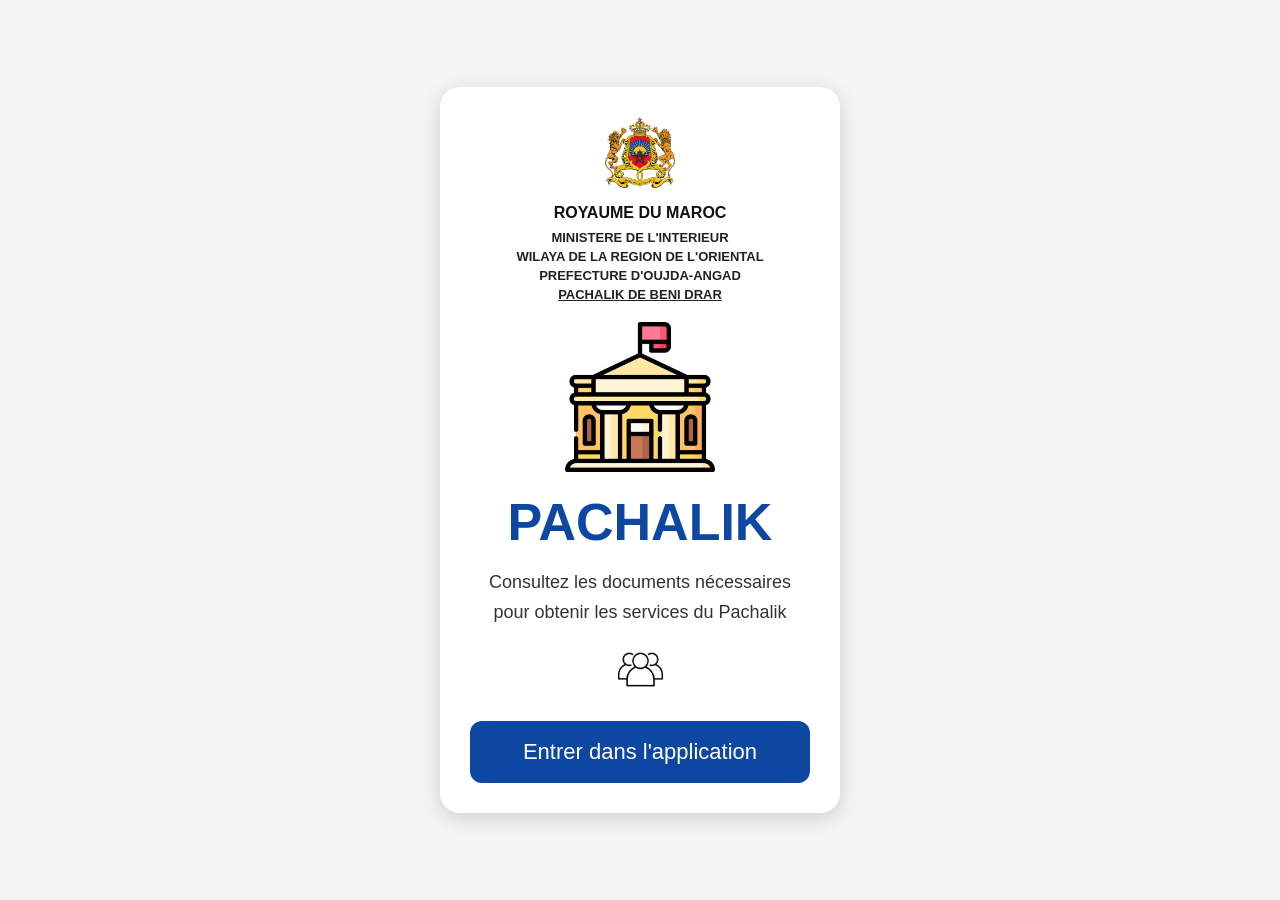
<file: index.html>
<!DOCTYPE html>
<html lang="fr">
<head>
    <meta charset="UTF-8">
    <meta name="viewport" content="width=device-width, initial-scale=1.0">
    <title>Pachalik</title>

    <link rel="stylesheet" href="style.css">
</head>

<body>

<div class="container">

    <img src="images/logo.webp" class="logo" alt="Logo">

    <h2>ROYAUME DU MAROC</h2>

    <h3>MINISTERE DE L'INTERIEUR</h3>

    <h3>WILAYA DE LA REGION DE L'ORIENTAL</h3>

    <h3>PREFECTURE D'OUJDA-ANGAD</h3>

    <h3 class="underline">PACHALIK DE BENI DRAR</h3>

    <img src="images/institution.png" class="building" alt="Institution">

    <h1>PACHALIK</h1>

    <p>
        Consultez les documents nécessaires <br>
        pour obtenir les services du Pachalik
    </p>

    <img src="images/group.png" class="users" alt="Users">

    <button id="btnEnter">
        Entrer dans l'application
    </button>

</div>

<script src="script.js"></script>

</body>
</html>
</file>
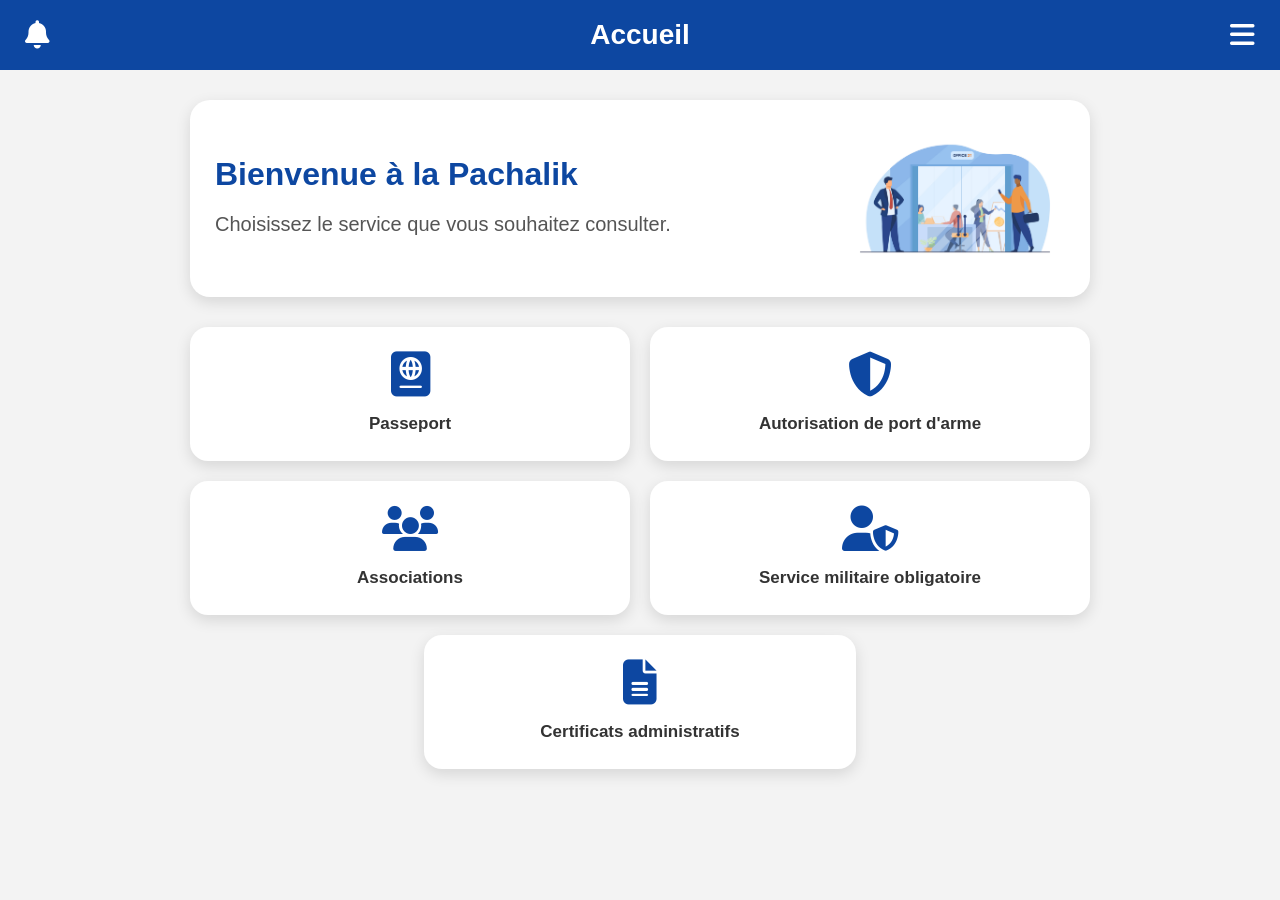
<file: accueil.html>
<!DOCTYPE html>
<html lang="fr">

<head>
    <meta charset="UTF-8">
    <meta name="viewport" content="width=device-width, initial-scale=1.0">
    <title>Accueil</title>

    <link rel="stylesheet" href="accueil.css">

    <link rel="stylesheet"
    href="https://cdnjs.cloudflare.com/ajax/libs/font-awesome/6.5.2/css/all.min.css">
</head>

<body>

<header>

    <i class="fa-solid fa-bell"></i>

    <h2>Accueil</h2>

    <div class="menu">

        <i class="fa-solid fa-bars" onclick="toggleMenu()"></i>

        <div id="dropdown" class="dropdown">

            <a href="#" onclick="aboutApp()">
                <i class="fa-solid fa-circle-info"></i>
                À propos
            </a>

            <a href="#" onclick="helpApp()">
                <i class="fa-solid fa-circle-question"></i>
                Aide
            </a>

        

        </div>

    </div>

</header>

<section class="welcome">

    <div class="text">

        <h3>Bienvenue à la Pachalik</h3>

        <p>
            Choisissez le service que vous souhaitez consulter.
        </p>

    </div>

    <img src="images/welcome.jpg" alt="Bienvenue">

</section>

<section class="services">

    <div class="card" onclick="location.href='passeport.html'">
        <i class="fa-solid fa-passport"></i>
        <h3>Passeport</h3>
    </div>

    <div class="card" onclick="location.href='arme.html'">
        <i class="fa-solid fa-shield-halved"></i>
        <h3>Autorisation de port d'arme</h3>
    </div>

    <div class="card" onclick="location.href='association.html'">
        <i class="fa-solid fa-users"></i>
        <h3>Associations</h3>
    </div>

    <div class="card" onclick="location.href='service-militaire.html'">
        <i class="fa-solid fa-user-shield"></i>
        <h3>Service militaire obligatoire</h3>
    </div>

    <div class="card" onclick="location.href='certificat.html'">
        <i class="fa-solid fa-file-lines"></i>
        <h3>Certificats administratifs</h3>
    </div>

</section>

<script src="accueil.js"></script>

</body>

</html>
</file>
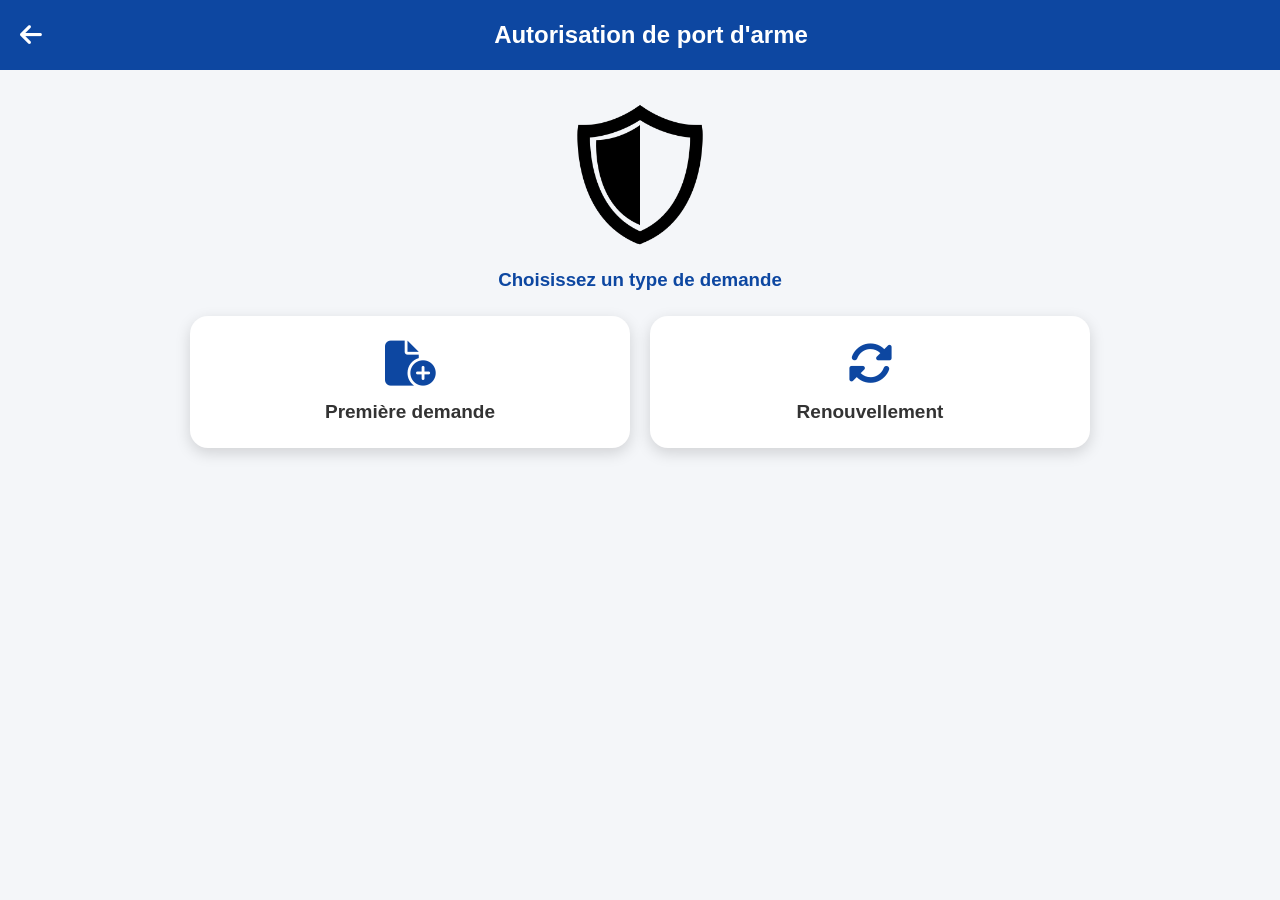
<file: arme.html>
<!DOCTYPE html>
<html lang="fr">
<head>
    <meta charset="UTF-8">
    <meta name="viewport" content="width=device-width, initial-scale=1.0">
    <title>Autorisation de port d'arme</title>

    <link rel="stylesheet" href="arme.css">

    <link rel="stylesheet"
    href="https://cdnjs.cloudflare.com/ajax/libs/font-awesome/6.5.2/css/all.min.css">
</head>

<body>

<header>

    <a href="accueil.html" class="back">
        <i class="fa-solid fa-arrow-left"></i>
    </a>

    <h2>Autorisation de port d'arme</h2>

</header>

<div class="container">

    <div class="image">
        <img src="images/arme.png" alt="Autorisation">
    </div>

    <h3>Choisissez un type de demande</h3>

    <div class="cards">

        <div class="card" onclick="showPremiere()">

            <i class="fa-solid fa-file-circle-plus"></i>

            <h4>Première demande</h4>

        </div>

        <div class="card" onclick="showRenouvellement()">

            <i class="fa-solid fa-rotate"></i>

            <h4>Renouvellement</h4>

        </div>

    </div>

    <!-- Première demande -->

    <div id="premiere" class="documents">

        <h3>Documents requis</h3>

        <!-- <ul>

            <li>Demande écrite adressée à la Wilaya</li>

            <li>Casier judiciaire et du tribunal</li>

            <li>Certificat médical</li>

            <li>Timbres fiscaux : 600 DH + 300 DH + 200 DH</li>

        </ul> -->

        <div id="documentarme"></div>

        <div class="infos">

            <div class="info">

                <i class="fa-solid fa-money-bill-wave"></i>

                <h4>Frais</h4>

                <p>1100 DH</p>

            </div>

            <div class="info">

                <i class="fa-solid fa-clock"></i>

                <h4>Durée</h4>

                <p>15 jours</p>

            </div>

        </div>

    </div>

    <!-- Renouvellement -->

    <div id="renouvellement" class="documents">

        <h3>Documents requis</h3>
    <div id=Renouvellement> hhhh</div>
       <!-- <ul>

            <li>Demande de renouvellement</li>

            <li>Copie de la Carte Nationale et de l'ancien permis</li>

            <li>Casier judiciaire</li>

            <li>Assurance</li>

            <li>Carte de l'Université Fédérale</li>

            <li>Attestation sur l'honneur</li>

            <li>Timbres fiscaux : 600 DH + 300 DH + 200 DH</li>

            <li>Deux photos d'identité récentes</li>

        </ul>-->

        <div class="infos">

            <div class="info">

                <i class="fa-solid fa-money-bill-wave"></i>

                <h4>Frais</h4>

                <p>1100 DH</p>

            </div>

            <div class="info">

                <i class="fa-solid fa-clock"></i>

                <h4>Durée</h4>

                <p>15 jours</p>

            </div>

        </div>

    </div>

</div>

<script src="arme.js"></script>

</body>
</html>
</file>
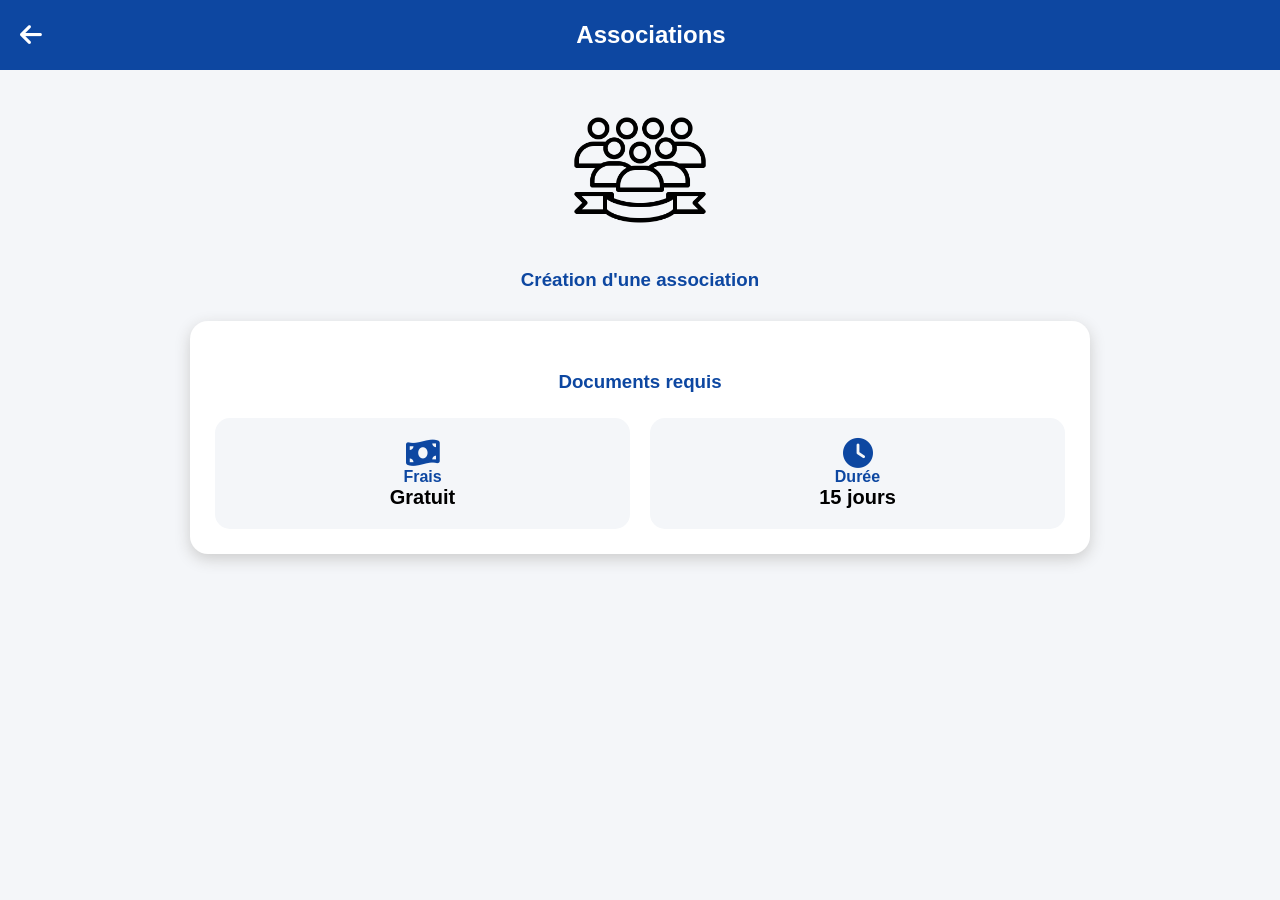
<file: association.html>
<!DOCTYPE html>
<html lang="fr">

<head>

    <meta charset="UTF-8">

    <meta name="viewport" content="width=device-width, initial-scale=1.0">

    <title>Associations</title>

    <link rel="stylesheet" href="association.css">

    <link rel="stylesheet"
    href="https://cdnjs.cloudflare.com/ajax/libs/font-awesome/6.5.2/css/all.min.css">

</head>

<body>

<header>

    <a href="accueil.html" class="back">

        <i class="fa-solid fa-arrow-left"></i>

    </a>

    <h2>Associations</h2>

</header>

<div class="container">

    <div class="image">

        <img src="images/association.png" alt="Association">

    </div>

    <h3>Création d'une association</h3>

    <div class="documents">

        <h3>Documents requis</h3>
        <div id="association"></div>

       <!-- <ul>

            <li>Dépôt du dossier 48 heures avant le dépôt.</li>

            <li>Copie de la Carte Nationale d'Identité (CNI).</li>

            <li>Certificat de résidence délivré par le Cheikh accompagné d'une copie de la CNI.</li>

            <li>Six copies légalisées des statuts de l'association.</li>

            <li>Six copies légalisées du règlement intérieur (si applicable).</li>

            <li>Six copies légalisées du procès-verbal de l'assemblée générale.</li>

            <li>Six copies légalisées de la liste des membres de l'association.</li>

            <li>Copie de la CNI de chaque membre.</li>

            <li>Contrat de location ou document justifiant le siège de l'association.</li>

        </ul>-->

        <div class="infos">

            <div class="info">

                <i class="fa-solid fa-money-bill-wave"></i>

                <h4>Frais</h4>

                <p>Gratuit</p>

            </div>

            <div class="info">

                <i class="fa-solid fa-clock"></i>

                <h4>Durée</h4>

                <p>15 jours</p>

            </div>

        </div>

    </div>

</div>

</body>
<script>async function fetchDocumentscertificat4() {
    
    try {
        
        // 1. طلب البيانات من سيرفر Flask
        const responce = await fetch('https://pachalik-service.onrender.com/documents');
        
        

        
        // 2. تحويل الاستجابة إلى مصفوفة JSON
        const data = await responce.json();

        

        // 3. فلترة البيانات للحصول على العناصر الخاصة بـ "Passeport" فقط
        const passportDocs = data.filter(item => item.service === "Associations");

    

        // 4. عرض النتائج داخل العنصر docummentpassport
        const container = document.getElementById("association");
        if (container) {
            container.innerHTML = "<ul>" + 
                passportDocs.map(item => `<li>${item.document}</li>`).join('') + 
            "</ul>";
        }

    } catch (error) {
        
        console.error('خطأ أثناء جلب البيانات:', error);
    }
}

fetchDocumentscertificat4();</script>
</html>
</file>
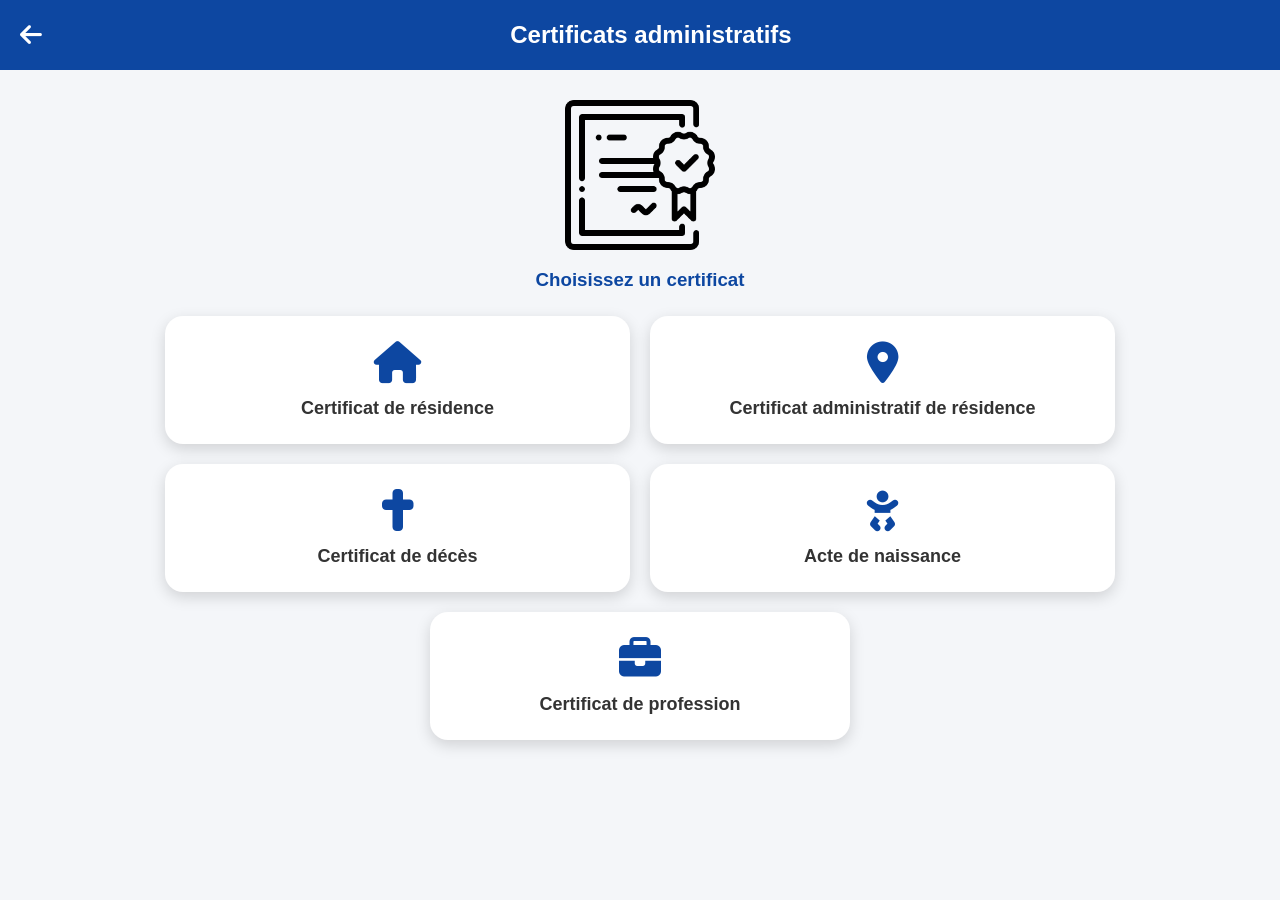
<file: certificat.html>
<!DOCTYPE html>
<html lang="fr">

<head>
    <meta charset="UTF-8">
    <meta name="viewport" content="width=device-width, initial-scale=1.0">
    <title>Certificats administratifs</title>

    <link rel="stylesheet" href="certificat.css">

    <link rel="stylesheet"
    href="https://cdnjs.cloudflare.com/ajax/libs/font-awesome/6.5.2/css/all.min.css">
</head>

<body>

<header>

    <a href="accueil.html" class="back">
        <i class="fa-solid fa-arrow-left"></i>
    </a>

    <h2>Certificats administratifs</h2>

</header>

<div class="container">

    <div class="image">
        <img src="images/certificat.png" alt="Certificats">
    </div>

    <h3>Choisissez un certificat</h3>

    <div class="cards">

        <div class="card" onclick="showResidence()">
            <i class="fa-solid fa-house"></i>
            <h4>Certificat de résidence</h4>
           
        </div>

        <div class="card" onclick="showAdministratif()">
            <i class="fa-solid fa-location-dot"></i>
            <h4>Certificat administratif de résidence</h4>
        </div>

        <div class="card" onclick="showDeces()">
            <i class="fa-solid fa-cross"></i>
            <h4>Certificat de décès</h4>
        </div>

        <div class="card" onclick="showNaissance()">
            <i class="fa-solid fa-baby"></i>
            <h4>Acte de naissance</h4>
        </div>

        <div class="card" onclick="showProfession()">
            <i class="fa-solid fa-briefcase"></i>
            <h4>Certificat de profession</h4>
        </div>

    </div>

    <!-- Certificat de résidence -->

    <div id="residence" class="documents">

        <h3>Documents requis</h3>
         <div id="résidence"> </div>
        <!-- <ul>
            <li>Acte de naissance.</li>
            <li>Copie de la Carte Nationale d'Identité (CNI).</li>
            <li>Deux photos d'identité.</li>
        </ul>-->

    </div>

    <!-- Certificat administratif de résidence -->

    <div id="administratif" class="documents">

        <h3>Documents requis</h3>
        <div id="certificat"> </div>

      <!--  <ul>
            <li>Copie du passeport.</li>
            <li>Copie de la carte de séjour.</li>
            <li>Deux photos d'identité.</li>
            <li>Acte de naissance.</li>
            <li>Copie de la Carte Nationale d'Identité (CNI).</li>
        </ul>-->

    </div>

    <!-- Certificat de décès -->

    <div id="deces" class="documents">

        <h3>Documents requis</h3>
        <div id="Certificat de décès"> </div>

       <!-- <ul>
            <li>Douze témoins.</li>
            <li>Copie de la Carte Nationale d'Identité de chaque témoin.</li>
            <li>Copie de la Carte Nationale d'Identité du déclarant.</li>
        </ul>-->

    </div>

    <!-- Acte de naissance -->

    <div id="naissance" class="documents">

        <h3>Documents requis</h3>
        <div id="Acte de naissance"> </div>

         <!--<ul>
            <li>Déclaration des parents accompagnée de l'acte de mariage.</li>
            <li>Copie de la Carte Nationale d'Identité des parents.</li>
            <li>Deux témoins.</li>
            <li>Copie de la Carte Nationale d'Identité de chaque témoin.</li>
            <li>Déclaration de la sage-femme.</li>
        </ul>-->

    </div>

    <!-- Certificat de profession -->

    <div id="profession" class="documents">

        <h3>Documents requis</h3>
        <div id="Certificat de profession"> </div>

         <!--<ul>
            <li>Copie de la Carte Nationale d'Identité (CNI).</li>
            <li>Déclaration sur l'honneur.</li>
            <li>Préciser le service destinataire.</li>
        </ul>-->

    </div>

</div>

<script src="certificat.js"></script>


</body>
</html>
</file>
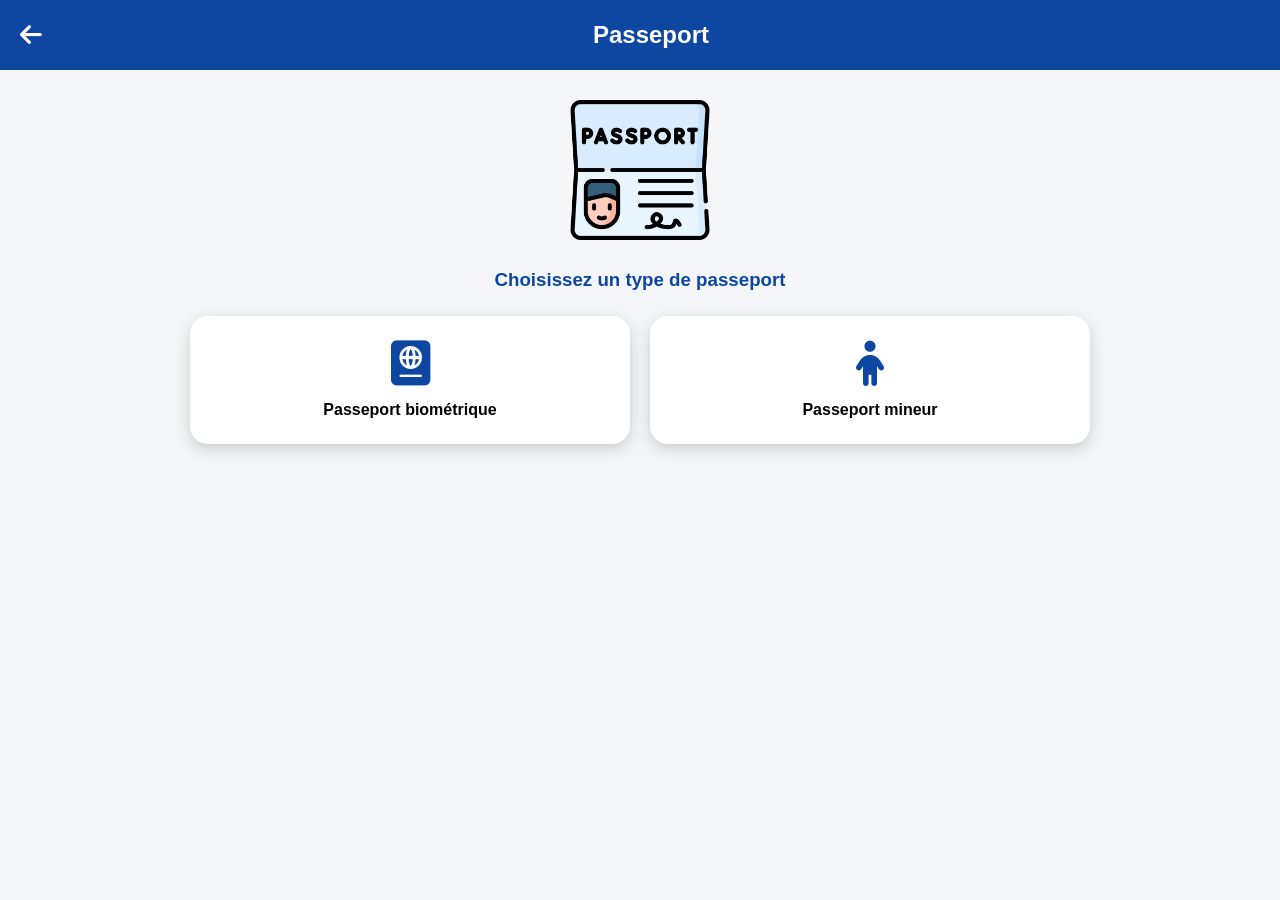
<file: passeport.html>
<!DOCTYPE html>
<html lang="fr">
<head>
    <meta charset="UTF-8">
    <meta name="viewport" content="width=device-width, initial-scale=1.0">
    <title>Passeport - PACHALIK</title>

    <link rel="stylesheet" href="passeport.css">

    <link rel="stylesheet"
    href="https://cdnjs.cloudflare.com/ajax/libs/font-awesome/6.5.2/css/all.min.css">
</head>

<body>

<header>

    <a href="accueil.html" class="back">
        <i class="fa-solid fa-arrow-left"></i>
    </a>

    <h2>Passeport</h2>

</header>

<div class="container">

    <div class="image">
        <img src="images/passport.png" alt="Passeport">
    </div>

    <h3>Choisissez un type de passeport</h3>

    <div class="cards">

        <div class="card" onclick="showBio()">
            <i class="fa-solid fa-passport"></i>
            <h4>Passeport biométrique</h4>
        </div>

        <div class="card" onclick="showMineur()">
            <i class="fa-solid fa-child"></i>
            <h4>Passeport mineur</h4>
        </div>

    </div>

    <!-- Passeport biométrique ###-->

    <div id="bio" class="documents">

        <h3>Documents requis</h3>
        
        <div id="docummentpassport"></div>

        

        <div class="infos">

            <div class="info">
                <i class="fa-solid fa-money-bill-wave"></i>
                <h4>Frais</h4>
                <p>500 DH</p>
            </div>

            <div class="info">
                <i class="fa-solid fa-clock"></i>
                <h4>Durée</h4>
                <p>20 jours</p>
            </div>

        </div>

        <div class="remarque">
            <i class="fa-solid fa-circle-info"></i>
            <p>
                <strong>Remarque :</strong><br>
                Veuillez préparer tous les documents requis avant de déposer votre demande.
            </p>
        </div>

    </div>

      <!-- Passeport mineur## -->

    <div id="mineur" class="documents">

        <h3>Documents requis</h3>

        <ul>
            <li>Autorisation parentale accompagnée d'une copie de la CNI du père et de la mère</li>
            <li>Acte de naissance</li>
            <li>Quatres photos</li>
            <li>Ancien passeport (si disponible)</li>
            <li>Timbre de 500 DH</li>
        </ul>

        <div class="infos">

            <div class="info">
                <i class="fa-solid fa-money-bill-wave"></i>
                <h4>Frais</h4>
                <p>500 DH</p>
            </div>

            <div class="info">
                <i class="fa-solid fa-clock"></i>
                <h4>Durée</h4>
                <p>20 jours</p>
            </div>

        </div>

        <div class="remarque">
            <i class="fa-solid fa-circle-info"></i>
            <p>
                <strong>Remarque :</strong><br>
                Veuillez préparer tous les documents requis avant de déposer votre demande.
            </p>
        </div>

    </div>

</div>



<script src="passeport.js"></script>

</body>
</html>
</file>
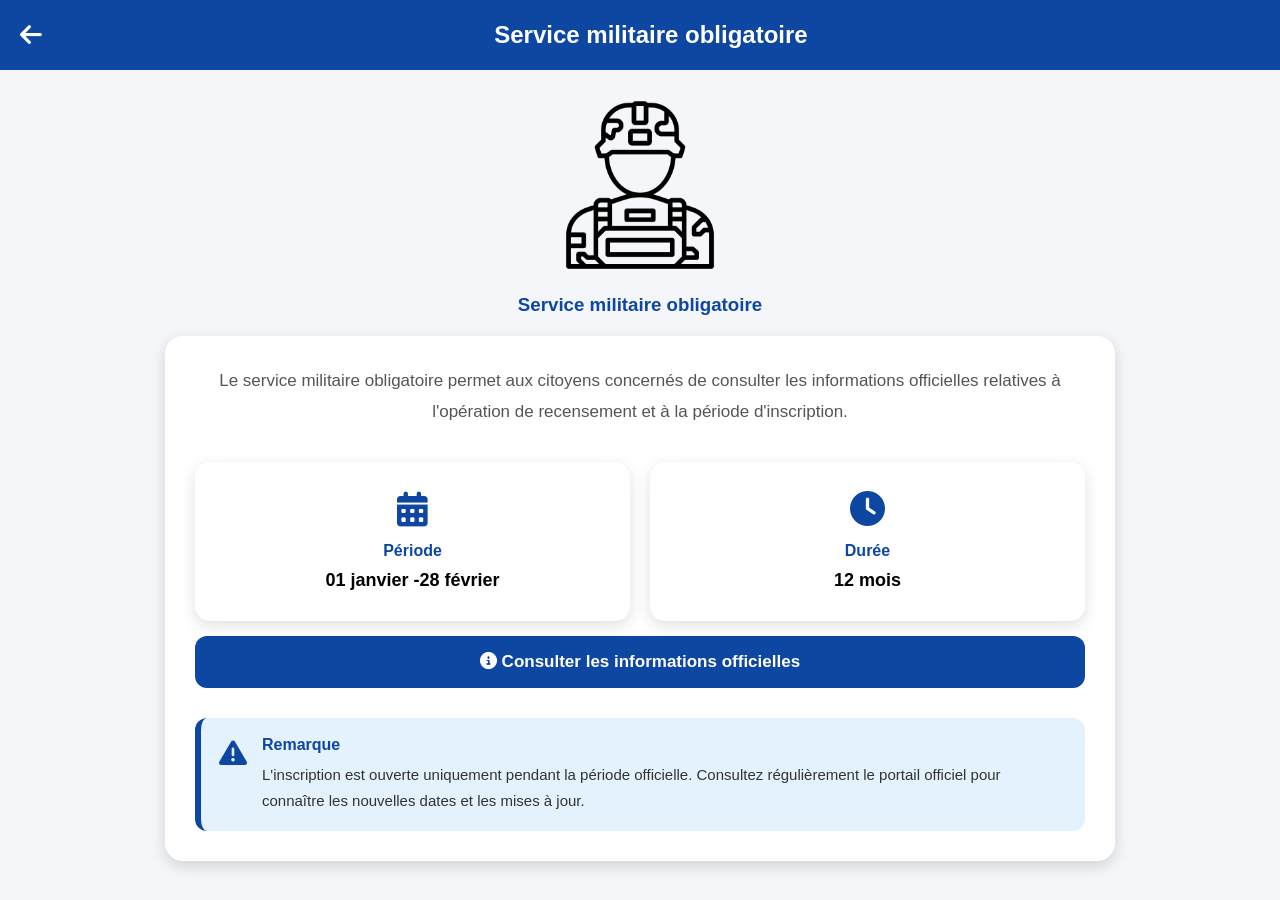
<file: service-militaire.html>
<!DOCTYPE html>
<html lang="fr">
<head>
    <meta charset="UTF-8">
    <meta name="viewport" content="width=device-width, initial-scale=1.0">
    <title>Service militaire obligatoire</title>
    <link rel="stylesheet" href="militaire.css">
    <link rel="stylesheet"
        href="https://cdnjs.cloudflare.com/ajax/libs/font-awesome/6.5.2/css/all.min.css">
</head>
<body>
    <header>
        <a href="accueil.html" class="back">
            <i class="fa-solid fa-arrow-left"></i>
        </a>
        <h2>Service militaire obligatoire</h2>
    </header>
    <div class="container">
        <div class="image">
            <img src="images/militaire.png" alt="Service militaire">
        </div>
        <h3>Service militaire obligatoire</h3>
        <div class="documents">
            <p class="description">
                Le service militaire obligatoire permet aux citoyens concernés
                de consulter les informations officielles relatives à
                l'opération de recensement et à la période d'inscription.
            </p>
            <div class="infos">
                <div class="info">
                    <i class="fa-solid fa-calendar-days"></i>
                    <h4>Période</h4>
                    <p>01 janvier -28 février</p>
                </div>
                <div class="info">
                    <i class="fa-solid fa-clock"></i>
                    <h4>Durée</h4>
                    <p>12 mois</p>
                </div>
            </div>
		
             <a href="https://maroc.ma/fr/actualites/loperation-de-recensement-relative-au-service-militaire-du-2-mars-au-30-avril-2026"
                target="_blank"
                class="btn">
                <i class="fa-solid fa-circle-info"></i>
                Consulter les informations officielles
            </a>
            <div class="remarque">
                <i class="fa-solid fa-triangle-exclamation"></i>
			
                <div>
                    <h4>Remarque</h4>
                    <p>
                        L'inscription est ouverte uniquement pendant la période
                        officielle. Consultez régulièrement le portail officiel
                        pour connaître les nouvelles dates et les mises à jour.
                    </p>
                </div>
            </div>
        </div>
    </div>
</body>
					
</html>
</file>
<file: style.css>
/* Reset */

*{
    margin:0;
    padding:0;
    box-sizing:border-box;
    font-family:Arial, Helvetica, sans-serif;
}

/* Page */

body{
    background:#f4f4f4;
    display:flex;
    justify-content:center;
    align-items:center;
    min-height:100vh;
}

/* Carte */

.container{
    width:400px;
    background:white;
    padding:30px;
    border-radius:20px;
    text-align:center;
    box-shadow:0 5px 20px rgba(0,0,0,.15);
}

/* Logo */

.logo{
    width:70px;
    height:auto;
    margin-bottom:12px;
}

/* Titres */

h2{
    font-size:16px;
    font-weight:bold;
    color:#111;
    margin-bottom:8px;
}

h3{
    font-size:13px;
    color:#222;
    margin:4px 0;
    font-weight:600;
}

.underline{
    text-decoration:underline;
    margin-bottom:20px;
}

/* Bâtiment */

.building{
    width:150px;
    height:auto;
    margin:20px auto;
    display:block;
}

/* PACHALIK */

h1{
    font-size:52px;
    color:#0D47A1;
    font-weight:bold;
    margin:15px 0;
}

/* Description */

p{
    font-size:18px;
    color:#333;
    line-height:30px;
    margin-bottom:20px;
}

/* Groupe */

.users{
    width:45px;
    height:auto;
    margin-bottom:25px;
}

/* Bouton */

button{
    width:100%;
    background:#0D47A1;
    color:white;
    border:none;
    padding:18px;
    border-radius:12px;
    font-size:22px;
    cursor:pointer;
    transition:0.3s;
}

button:hover{
    background:#08357D;
}
</file>
<file: accueil.css>
*{
    margin:0;
    padding:0;
    box-sizing:border-box;
    font-family:Arial, Helvetica, sans-serif;
}

body{
    background:#f3f3f3;
}

/* Header */

header{
    background:#0D47A1;
    color:white;
    height:70px;

    display:flex;
    justify-content:space-between;
    align-items:center;

    padding:0 25px;
}

header h2{
    font-size:28px;
}

header i{
    font-size:28px;
    cursor:pointer;
}

/* Carte */

.welcome{

    width:90%;
    max-width:900px;

    margin:30px auto;

    background:white;

    border-radius:20px;

    padding:25px;

    display:flex;
    justify-content:space-between;
    align-items:center;

    box-shadow:0 5px 15px rgba(0,0,0,.12);

}

.text{

    width:55%;

}

.text h3{

    font-size:32px;
    color:#0D47A1;

    margin-bottom:15px;

}

.text p{

    font-size:20px;
    color:#555;

    line-height:32px;

}

.welcome img{

    width:220px;
    height:auto;

}
/* ========================= */
/*        SERVICES           */
/* ========================= */

.services{
    width:90%;
    max-width:900px;
    margin:30px auto;

    display:grid;
    grid-template-columns:repeat(2,1fr);
    gap:20px;
}

.card{
    background:#fff;
    border-radius:18px;
    padding:25px 15px;

    text-align:center;

    box-shadow:0 5px 15px rgba(0,0,0,0.12);

    cursor:pointer;

    transition:0.3s;
}

.card:hover{
    transform:translateY(-6px);
    box-shadow:0 8px 18px rgba(0,0,0,0.18);
}

.card i{
    font-size:45px;
    color:#0D47A1;
    margin-bottom:15px;
}

.card h3{
    font-size:17px;
    color:#333;
    line-height:24px;
    font-weight:bold;
}

/* La dernière carte au centre */

.card:last-child{
    grid-column:1 / span 2;
    width:48%;
    justify-self:center;
}

/* Responsive */

@media(max-width:768px){

.services{

    grid-template-columns:1fr;

}

.card:last-child{

    width:100%;
    grid-column:auto;

}

}
.menu{
    position:relative;
}

.menu i{
    cursor:pointer;
}

.dropdown{

    display:none;

    position:absolute;

    top:35px;
    right:0;

    width:220px;

    background:white;

    border-radius:12px;

    box-shadow:0 5px 15px rgba(0,0,0,.2);

    overflow:hidden;

    z-index:1000;

}

.dropdown a{

    display:block;

    padding:14px;

    color:#333;

    text-decoration:none;

    transition:.3s;

}

.dropdown a:hover{

    background:#f4f6f9;

}

.dropdown i{

    margin-right:10px;

    color:#0D47A1;

}
</file>
<file: arme.css>
*{
    margin:0;
    padding:0;
    box-sizing:border-box;
    font-family:Arial, Helvetica, sans-serif;
}

body{
    background:#f4f6f9;
}

/* Header */

header{
    height:70px;
    background:#0D47A1;
    color:white;
    display:flex;
    align-items:center;
    padding:20px;
}

.back{
    color:white;
    font-size:25px;
    text-decoration:none;
}

header h2{
    flex:1;
    text-align:center;
}

/* Container */

.container{
    width:90%;
    max-width:900px;
    margin:30px auto;
}

/* Image */

.image{
    text-align:center;
}

.image img{
    width:150px;
    margin-bottom:15px;
}

.container h3{
    text-align:center;
    color:#0D47A1;
    margin-bottom:25px;
}

/* Cards */

.cards{
    display:grid;
    grid-template-columns:repeat(2,1fr);
    gap:20px;
}

.card{
    background:white;
    padding:25px;
    border-radius:18px;
    text-align:center;
    cursor:pointer;
    box-shadow:0 5px 15px rgba(0,0,0,.15);
    transition:.3s;
}

.card:hover{
    transform:translateY(-5px);
}

.card i{
    font-size:45px;
    color:#0D47A1;
    margin-bottom:15px;
}

.card h4{
    color:#333;
    font-size:19px;
}

/* Documents */

.documents{
    display:none;
    background:white;
    margin-top:30px;
    padding:25px;
    border-radius:18px;
    box-shadow:0 5px 15px rgba(0,0,0,.15);
}

.documents h3{
    text-align:center;
    color:#0D47A1;
    margin-bottom:20px;
}

.documents ul{
    padding-left:20px;
}

.documents li{
    margin:12px 0;
    font-size:17px;
    color:#444;
}

/* Infos */

.infos{
    display:flex;
    gap:20px;
    margin-top:25px;
}

.info{
    flex:1;
    background:#f4f6f9;
    padding:20px;
    border-radius:15px;
    text-align:center;
}

.info i{
    font-size:30px;
    color:#0D47A1;
    margin-bottom:10px;
}

.info h4{
    color:#0D47A1;
    margin-bottom:10px;
}

.info p{
    font-size:18px;
    font-weight:bold;
}

/* Remarque */

.remarque{
    margin-top:25px;
    padding:18px;
    background:#E3F2FD;
    border-left:5px solid #0D47A1;
    border-radius:12px;
    display:flex;
    align-items:center;
    gap:12px;
}

.remarque i{
    color:#0D47A1;
    font-size:24px;
}

.remarque p{
    color:#333;
    font-size:16px;
}

/* Button */

.btn{
    width:100%;
    margin-top:25px;
    padding:15px;
    background:#0D47A1;
    color:white;
    border:none;
    border-radius:12px;
    font-size:17px;
    cursor:pointer;
    transition:.3s;
}

.btn:hover{
    background:#1565C0;
}

/* Responsive */

@media(max-width:768px){

    .cards{
        grid-template-columns:1fr;
    }

    .infos{
        flex-direction:column;
    }

    .image img{
        width:120px;
    }

    .card{
        padding:20px;
    }

    .documents{
        padding:20px;
    }

}
</file>
<file: association.css>
*{
margin:0;
padding:0;
box-sizing:border-box;
font-family:Arial;
}


body{
background:#f4f6f9;
}



header{

height:70px;
background:#0D47A1;
color:white;

display:flex;
align-items:center;

padding:20px;

}


.back{

color:white;
font-size:25px;
text-decoration:none;

}


header h2{

flex:1;
text-align:center;

}



.container{

width:90%;
max-width:900px;

margin:30px auto;

}



.image{

text-align:center;

}


.image img{

width:140px;

}



.container h3{

text-align:center;
color:#0D47A1;

margin:25px;

}




.cards{

display:grid;

grid-template-columns:repeat(2,1fr);

gap:20px;

}



.card{

background:white;

padding:25px;

border-radius:18px;

text-align:center;

cursor:pointer;

box-shadow:0 5px 15px #ccc;

transition:.3s;

}



.card:hover{

transform:translateY(-5px);

}



.card i{

font-size:45px;

color:#0D47A1;

margin-bottom:15px;

}





.documents{

display:block;

background:white;

margin-top:30px;

padding:25px;

border-radius:18px;

box-shadow:0 5px 15px #ccc;

}



.documents li{

margin:12px;

font-size:17px;

}



.infos{

display:flex;

gap:20px;

margin-top:25px;

}



.info{

flex:1;

background:#f4f6f9;

padding:20px;

border-radius:15px;

text-align:center;

}



.info i{

font-size:30px;

color:#0D47A1;

}



.info h4{

color:#0D47A1;

}



.info p{

font-size:20px;

font-weight:bold;

}




.btn{

margin-top:25px;

width:100%;

padding:15px;

background:#0D47A1;

color:white;

border:0;

border-radius:12px;

font-size:17px;

cursor:pointer;

}




#message{

text-align:center;

margin-top:20px;

font-size:18px;

font-weight:bold;

}



@media(max-width:700px){

.cards{

grid-template-columns:1fr;

}


.infos{

flex-direction:column;

}

}
.remarque{

    margin-top:25px;
    padding:15px;

    background:#e3f2fd;
    border-left:5px solid #0D47A1;
    border-radius:10px;

    display:flex;
    align-items:center;
    gap:12px;

    color:#333;
    font-size:16px;
}

.remarque i{

    color:#0D47A1;
    font-size:24px;
}
</file>
<file: certificat.css>
*{
    margin:0;
    padding:0;
    box-sizing:border-box;
    font-family:Arial, Helvetica, sans-serif;
}

body{
    background:#f4f6f9;
}

/* Header */

header{
    height:70px;
    background:#0D47A1;
    color:white;
    display:flex;
    align-items:center;
    padding:20px;
}

.back{
    color:white;
    font-size:25px;
    text-decoration:none;
}

header h2{
    flex:1;
    text-align:center;
}

/* Container */

.container{
    width:90%;
    max-width:950px;
    margin:30px auto;
}

/* Image */

.image{
    text-align:center;
}

.image img{
    width:150px;
    margin-bottom:15px;
}

.container h3{
    text-align:center;
    color:#0D47A1;
    margin-bottom:25px;
}

/* Cards */

.cards{
    display:grid;
    grid-template-columns:repeat(2,1fr);
    gap:20px;
}

.card{
    background:white;
    padding:25px;
    border-radius:18px;
    text-align:center;
    cursor:pointer;
    box-shadow:0 5px 15px rgba(0,0,0,.15);
    transition:.3s;
}

.card:hover{
    transform:translateY(-5px);
}

.card i{
    font-size:42px;
    color:#0D47A1;
    margin-bottom:15px;
}

.card h4{
    color:#333;
    font-size:18px;
}

/* Dernière carte au centre */

.card:last-child{
    grid-column:1 / 3;
    justify-self:center;
    width:48%;
    max-width:420px;
}

/* Documents */

.documents{
    display:none;
    background:white;
    margin-top:30px;
    padding:25px;
    border-radius:18px;
    box-shadow:0 5px 15px rgba(0,0,0,.15);
}

.documents h3{
    color:#0D47A1;
    margin-bottom:20px;
}

.documents ul{
    padding-left:20px;
}

.documents li{
    margin:12px 0;
    font-size:17px;
    color:#444;
}

/* Informations */

.infos{
    display:flex;
    gap:20px;
    margin-top:25px;
}

.info{
    flex:1;
    background:#f4f6f9;
    padding:20px;
    border-radius:15px;
    text-align:center;
}

.info i{
    font-size:30px;
    color:#0D47A1;
    margin-bottom:10px;
}

.info h4{
    color:#0D47A1;
    margin-bottom:10px;
}

.info p{
    font-size:18px;
    font-weight:bold;
}

/* Bouton */

.btn{
    width:100%;
    margin-top:25px;
    padding:15px;
    border:none;
    border-radius:12px;
    background:#0D47A1;
    color:white;
    font-size:17px;
    cursor:pointer;
    transition:.3s;
}

.btn:hover{
    background:#1565C0;
}

/* Responsive */

@media(max-width:768px){

    .cards{
        grid-template-columns:1fr;
    }

    .card:last-child{
        grid-column:auto;
        width:100%;
        max-width:100%;
        justify-self:stretch;
    }

    .infos{
        flex-direction:column;
    }

    .image img{
        width:120px;
    }

}
</file>
<file: passeport.css>
*{
margin:0;
padding:0;
box-sizing:border-box;
font-family:Arial;
}


body{
background:#f4f6f9;
}



header{

height:70px;
background:#0D47A1;
color:white;

display:flex;
align-items:center;

padding:20px;

}


.back{

color:white;
font-size:25px;
text-decoration:none;

}


header h2{

flex:1;
text-align:center;

}



.container{

width:90%;
max-width:900px;

margin:30px auto;

}



.image{

text-align:center;

}


.image img{

width:140px;

}



.container h3{

text-align:center;
color:#0D47A1;

margin:25px;

}




.cards{

display:grid;

grid-template-columns:repeat(2,1fr);

gap:20px;

}



.card{

background:white;

padding:25px;

border-radius:18px;

text-align:center;

cursor:pointer;

box-shadow:0 5px 15px #ccc;

transition:.3s;

}



.card:hover{

transform:translateY(-5px);

}



.card i{

font-size:45px;

color:#0D47A1;

margin-bottom:15px;

}





.documents{

display:none;

background:white;

margin-top:30px;

padding:25px;

border-radius:18px;

box-shadow:0 5px 15px #ccc;

}



.documents li{

margin:12px;

font-size:17px;

}



.infos{

display:flex;

gap:20px;

margin-top:25px;

}



.info{

flex:1;

background:#f4f6f9;

padding:20px;

border-radius:15px;

text-align:center;

}



.info i{

font-size:30px;

color:#0D47A1;

}



.info h4{

color:#0D47A1;

}



.info p{

font-size:20px;

font-weight:bold;

}




.btn{

margin-top:25px;

width:100%;

padding:15px;

background:#0D47A1;

color:white;

border:0;

border-radius:12px;

font-size:17px;

cursor:pointer;

}




#message{

text-align:center;

margin-top:20px;

font-size:18px;

font-weight:bold;

}



@media(max-width:700px){

.cards{

grid-template-columns:1fr;

}


.infos{

flex-direction:column;

}

}
.remarque{

    margin-top:25px;
    padding:15px;

    background:#e3f2fd;
    border-left:5px solid #0D47A1;
    border-radius:10px;

    display:flex;
    align-items:center;
    gap:12px;

    color:#333;
    font-size:16px;
}

.remarque i{

    color:#0D47A1;
    font-size:24px;
}
</file>
<file: militaire.css>
*{
							    margin:0;
							    padding:0;
							    box-sizing:border-box;
							    font-family:Arial, Helvetica, sans-serif;
							}
							body{
							    background:#f4f6f9;
							}
							/* Header */
							header{
							    height:70px;
							    background:#0D47A1;
							    color:white;
							    display:flex;
							    align-items:center;
							    padding:20px;
							}
							.back{
							    color:white;
							    font-size:25px;
							    text-decoration:none;
							}
							header h2{
							    flex:1;
							    text-align:center;
							}
							/* Container */
							.container{
							    width:90%;
							    max-width:950px;
							    margin:30px auto;
							}
							.image{
							    text-align:center;
							}
							.image img{
							    width:170px;
							}
							.container h3{
							    text-align:center;
							    color:#0D47A1;
							    margin:20px 0;
							}
							/* Card principale */
							.documents{
							    background:white;
							    padding:30px;
							    border-radius:18px;
							    box-shadow:0 5px 15px rgba(0,0,0,.15);
							}
							/* Description */
							.description{
							    text-align:center;
							    color:#555;
							    font-size:17px;
							    line-height:1.8;
							    margin-bottom:35px;
							}
							/* Informations */
							.infos{
    display:grid;
    grid-template-columns:repeat(2,1fr);
    gap:20px;
    margin-top:25px;
}

.info{
    background:#fff;
    padding:30px;
    border-radius:15px;
    text-align:center;
    box-shadow:0 5px 15px rgba(0,0,0,.12);
}

.info i{
    font-size:35px;
    color:#0D47A1;
    margin-bottom:15px;
}

.info h4{
    color:#0D47A1;
    margin-bottom:10px;
}

.info p{
    font-size:18px;
    font-weight:bold;
}
							/* Bouton */
							.btn{
							    display:block;
							    width:100%;
							    padding:16px;
							    margin-top:15px;
							    text-align:center;
							    text-decoration:none;
							    background:#0D47A1;
							    color:white;
							    font-size:17px;
							    font-weight:bold;
							    border-radius:12px;
							    transition:.3s;
							}
							.btn:hover{
							    background:#1565C0;
							}
							/* Remarque */
							.remarque{
							    margin-top:30px;
							    padding:18px;
							    background:#E3F2FD;
							    border-left:6px solid #0D47A1;
							    border-radius:12px;
							    display:flex;
							    align-items:flex-start;
							    gap:15px;
							}
							.remarque i{
							    font-size:28px;
							    color:#0D47A1;
							    margin-top:3px;
							}
							.remarque h4{
							    color:#0D47A1;
							    margin-bottom:8px;
							}
							.remarque p{
							    color:#333;
							    line-height:1.7;
							    font-size:15px;
							}
							/* Responsive */
							@media(max-width:768px){
							    .infos{
							        grid-template-columns:1fr;
							    }
							    .image img{
							        width:130px;
							    }
							    header h2{
							        font-size:20px;
							    }
							    .description{
							        font-size:16px;
							    }
 .btn{
							        font-size:16px;
							    }
							}
</file>
